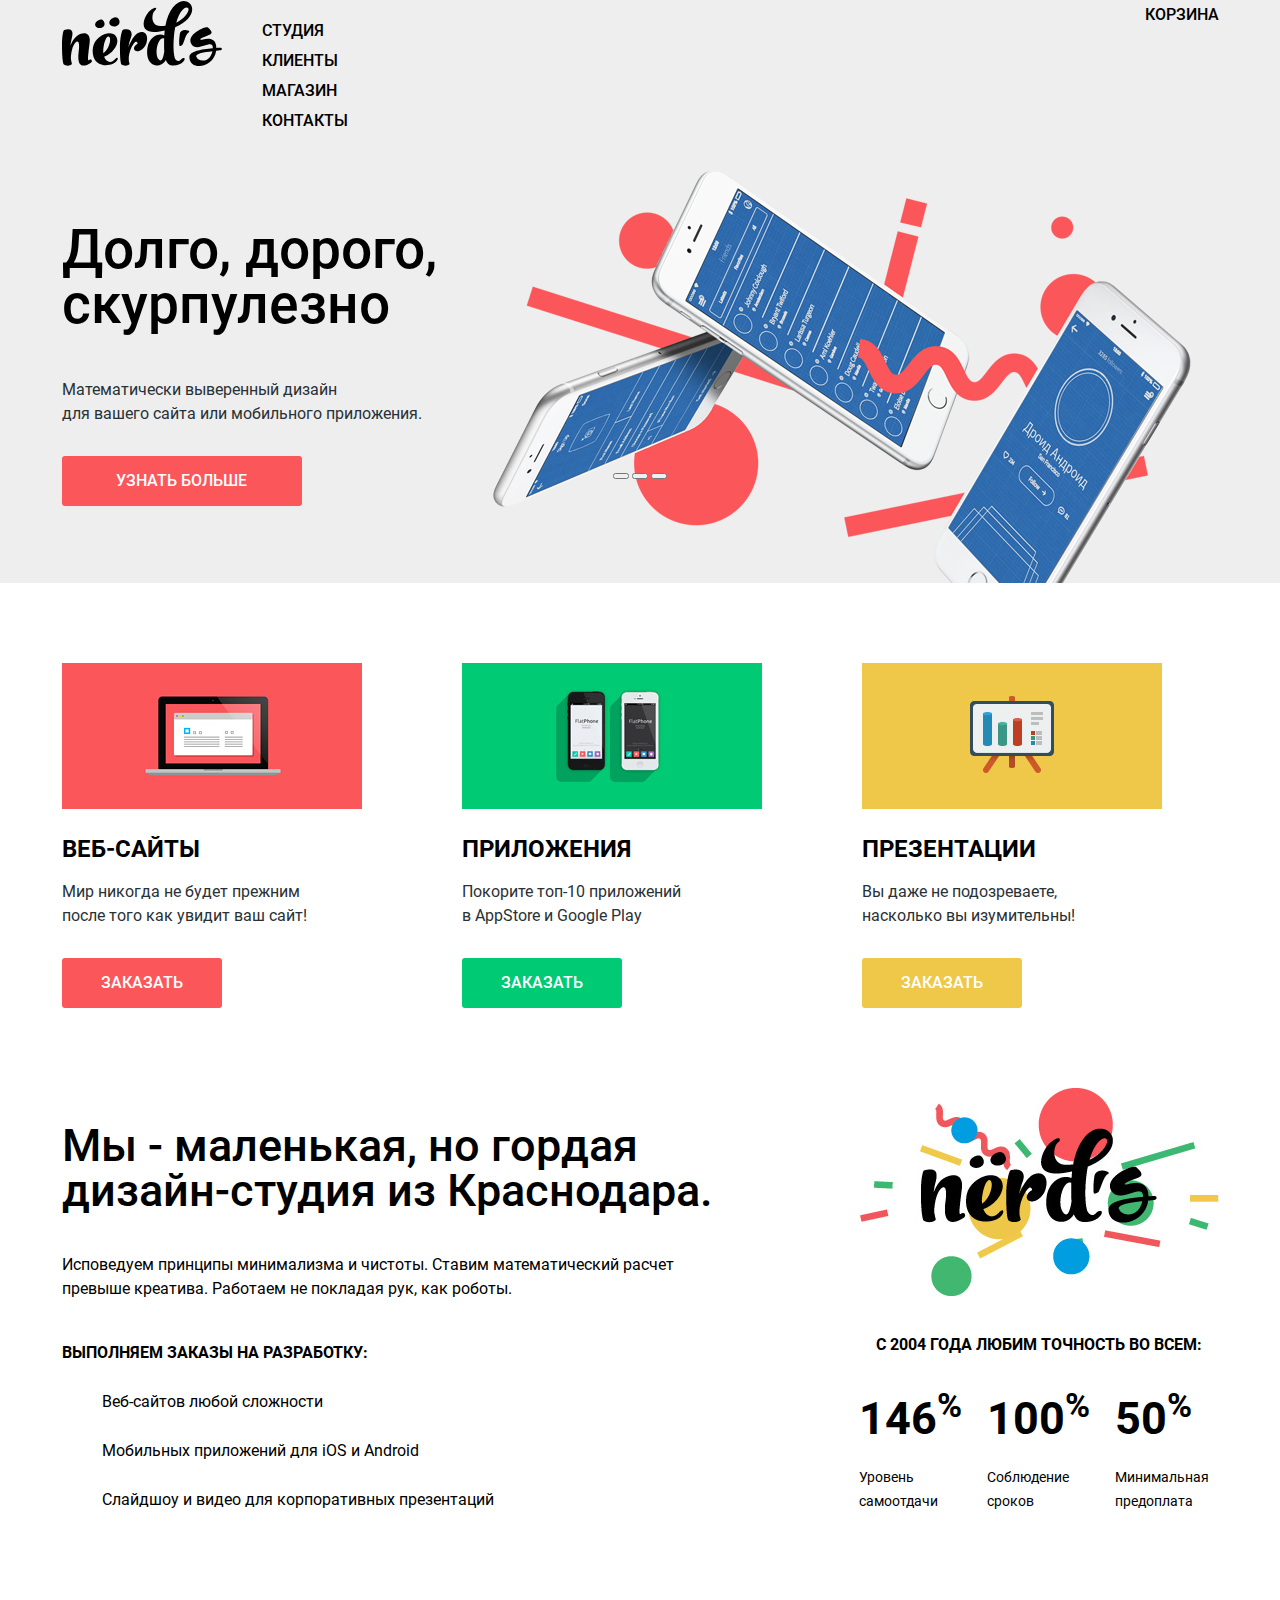
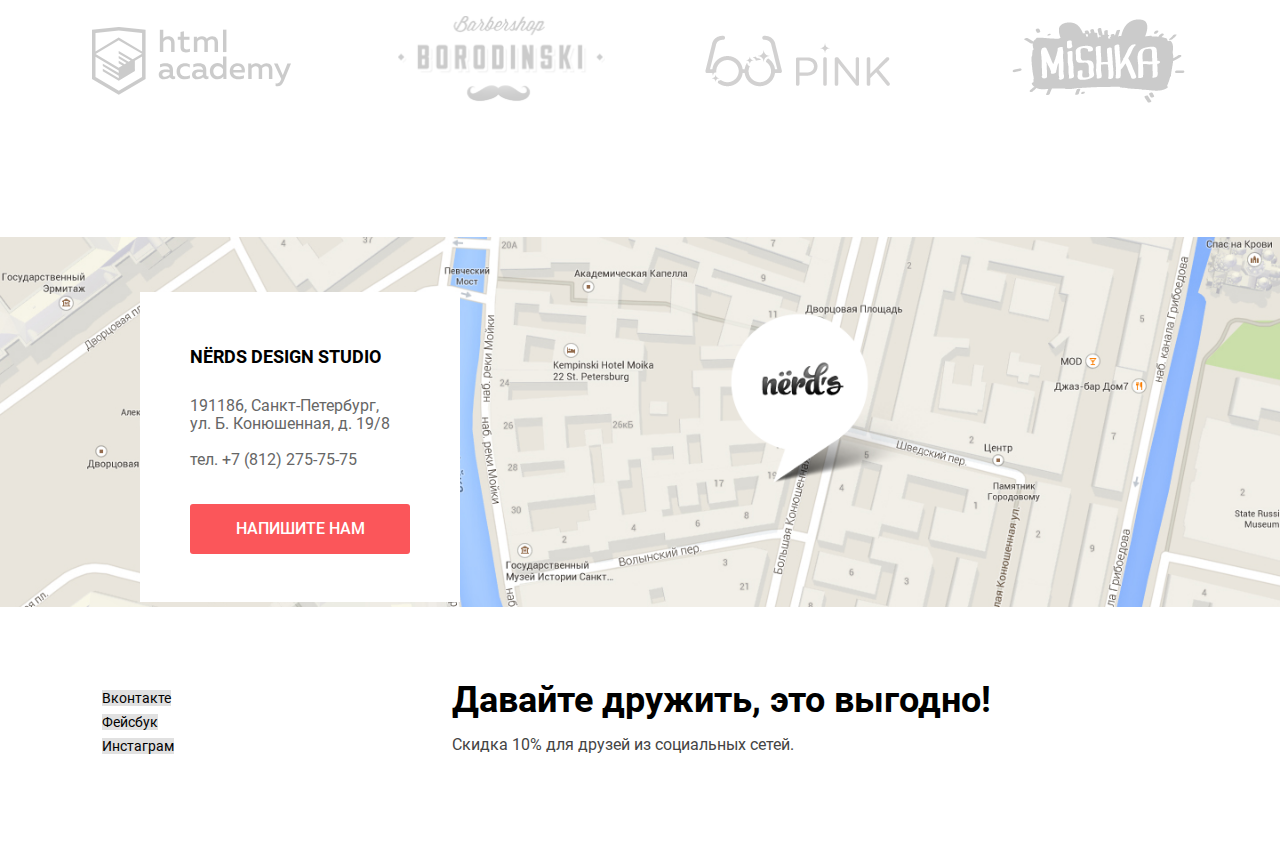
<file: index.html>
<!DOCTYPE html>
<html class="page" lang="ru">
  <head>
    <meta charset="utf-8">
    <title>HTML Academy: Нёрдс</title>
    <link rel="stylesheet" href="css/normalize.css">
    <link rel="stylesheet" href="css/style.css">

    <link rel="icon" href="img/favicon/favicon.ico">
    <link rel="icon" href="img/favicon/favicon.svg" type="image/svg+xml">
    <link rel="apple-touch-icon" href="img/favicon/apple.png">
<!--    <link rel="manifest" href="manifest.webmanifest">-->
  </head>
  <body class="page-body">
    <header class="main-header">
      <nav class="main-navigation">
          <a class="main-header-logo" href="index.html">
            <img src="img/content/nerds-logo.svg" width="160" height="66" alt="Логотип сайта Нёрдс">
          </a>
          <ul class="site-navigation">
            <li><a href="#">Студия</a></li>
            <li><a href="#">Клиенты</a></li>
            <li><a href="catalog.html">Магазин</a></li>
            <li><a href="#">Контакты</a></li>
          </ul>
          <div class="user-navigation">
            <a class="cart-link" href="#">Корзина</a>
          </div>
      </nav>
    </header>
    <main>
      <h1>Магазин готовых шаблонов</h1>
      <section class="slider">
        <div class="wrapper">
          <ul class="slider-list">
            <li class="slider-item first-slide">
              <h2>Долго, дорого,<br> скурпулезно</h2>
              <p>Математически выверенный дизайн<br> для вашего сайта или мобильного приложения.</p>
              <a class="button" href="#">Узнать больше</a>
            </li>
            <!-- <li class="slider-item second-slide">
              <h2>Любим математику<br> как никто другой</h2>
              <p>Никакого креатива, только математические формулы<br> для расчета идеальных пропорций</p>
              <a class="button" href="#">Узнать больше</a>
            </li>  -->
            <!-- <li class="slider-item third-slide">
              <h2>Только ночь,<br> только хардкор</h2>
              <p>Работать днем, как все? Мы против этого.<br> Ближе к полуночи работа только начинается.</p>
              <a class="button" href="#">Узнать больше</a>
            </li> -->
          </ul>
          <div class="slider-controls">
            <button type="button" aria-label="Первый слайд"></button>
            <button type="button" aria-label="Второй слайд"></button>
            <button type="button" aria-label="Третий слайд"></button>
          </div>
        </div>

      </section>
      <div class="wrapper">
        <section class="offers">
          <h2>Предложения</h2>
          <ul class="offers-list">
            <li class="offer-item">
              <img src="img/content/illustration-1.svg" width="300" height="146" alt="">
              <h3>Веб-сайты</h3>
              <p>Мир никогда не будет прежним<br> после того как увидит ваш сайт!</p>
              <a class="button" href="#">Заказать</a>
            </li>
            <li class="offer-item">
              <img src="img/content/illustration-2.svg" width="300" height="146" alt="">
              <h3>Приложения</h3>
              <p>Покорите топ-10 приложений<br> в AppStore и Google Play</p>
              <a class="button green-button" href="#">Заказать</a>
            </li>
            <li class="offer-item">
              <img src="img/content/illustration-3.svg" width="300" height="146" alt="">
              <h3>Презентации</h3>
              <p>Вы даже не подозреваете,<br> насколько вы изумительны!</p>
              <a class="button yellow-button" href="#">Заказать</a>
            </li>
          </ul>
        </section>
        <div class="about">
          <h2>О нас</h2>
          <section class="opportunities">
            <h3>Мы - маленькая, но гордая<br> дизайн-студия из Краснодара.</h3>
            <p>Исповедуем принципы минимализма и чистоты. Ставим математический расчет<br> превыше креатива. Работаем не покладая рук, как роботы.</p>
            <h4>Выполняем заказы на разработку:</h4>
            <ul class="opportunities-list">
              <li class="opportunitie-item">Веб-сайтов любой сложности</li>
              <li class="opportunitie-item">Мобильных приложений для iOS и Android</li>
              <li class="opportunitie-item">Слайдшоу и видео для корпоративных презентаций</li>
            </ul>
          </section>
          <section class="features">
            <img src="img/content/nerds-illustration1.png" width="360" height="208" alt="">
            <p>с 2004 года Любим точность во всем:</p>
            <ul class="features-list">
              <li class="feature-item">
                <span>146<sup>%</sup></span>
                <p>Уровень<br> самоотдачи</p>
              </li>
              <li class="feature-item">
                <span>100<sup>%</sup></span>
                <p>Соблюдение<br> сроков</p>
              </li>
              <li class="feature-item">
                <span>50<sup>%</sup></span>
                <p>Минимальная<br> предоплата</p>
              </li>
            </ul>
          </section>
        </div>
        <section class="works">
          <h2>Наши работы</h2>
          <ul class="works-list">
            <li class="work-item">
              <a href="https://htmlacademy.ru/intensive/htmlcss"><img src="img/content/htmlacademy.svg" width="199" height="68" alt="Сайт 'HTMLAcademy'"></a>
            </li>
            <li class="work-item">
              <a href="#"><img src="img/content/borodinski.svg" width="209" height="90" alt="Сайт 'Барбершоп бородински'"></a>
            </li>
            <li class="work-item">
              <a href="#"><img src="img/content/pink.svg" width="185" height="52" alt="Сайе 'Pink'"></a>
            </li>
            <li class="work-item">
              <a href="#"><img src="img/content/mishka.svg" width="173" height="84" alt="Сайт 'Mishka'"></a>
            </li>
          </ul>
        </section>
      </div>
    </main>
    <footer class="main-footer">
      <section class="footer-location">
        <h2>Как нас найти?</h2>
        <img src="img/content/map.png" width="1440" height="416" alt="Наше расположение на карте">
        <div class="footer-contacts">
          <h3>NЁRDS DESIGN STUDIO</h3>
          <p>191186, Санкт-Петербург,<br> ул. Б. Конюшенная, д. 19/8 <br><br> тел. 
            <a class="footer-phone" href="tel:+78122757575"> +7 (812) 275-75-75</a></p>
          <a class="write-us-button button" href="#">Напишите нам</a>
        </div>
      </section>
      <div class="container wrapper">
        <section class="footer-social">
          <h2>Социальные сети</h2>
          <ul class="social-list">
            <li><a class="social-button" href="#">Вконтакте</a></li>
            <li><a class="social-button" href="#">Фейсбук</a></li>
            <li><a class="social-button" href="#">Инстаграм</a></li>
          </ul>
        </section>
        <section class="lets-friend">
          <h2>Давайте дружить, это выгодно!</h2>
          <p>Скидка 10% для друзей из социальных сетей.</p>
        </section>
      </div>
      
    </footer>

    <section class="modal">
      <h2 class="modal-description">Напишите нам</h2>
      <form class="feedback-form" action="https://echo.htmlacademy.ru" method="post">
        <p>
          <label for="fullname">Ваше имя:</label>
          <input class="name-user" type="text" id="fullname" name="fullname" placeholder="Имя Фамилия">
        </p>
        <p>
          <label for="email">Ваш email:</label>
          <input class="email-user" type="email" id="email" name="email" placeholder="email@example.com">
        </p>
        <p>
          <label for="text">Текст письма:</label>
          <textarea class="text-user" name="text" id="text" cols="15" rows="10" placeholder="В свободной форме"></textarea>
        </p>
        <button class="button" type="submit">Отправить</button>
      </form>
      <button type="button">Закрыть</button>
    </section>
  </body>
</html>
</file>
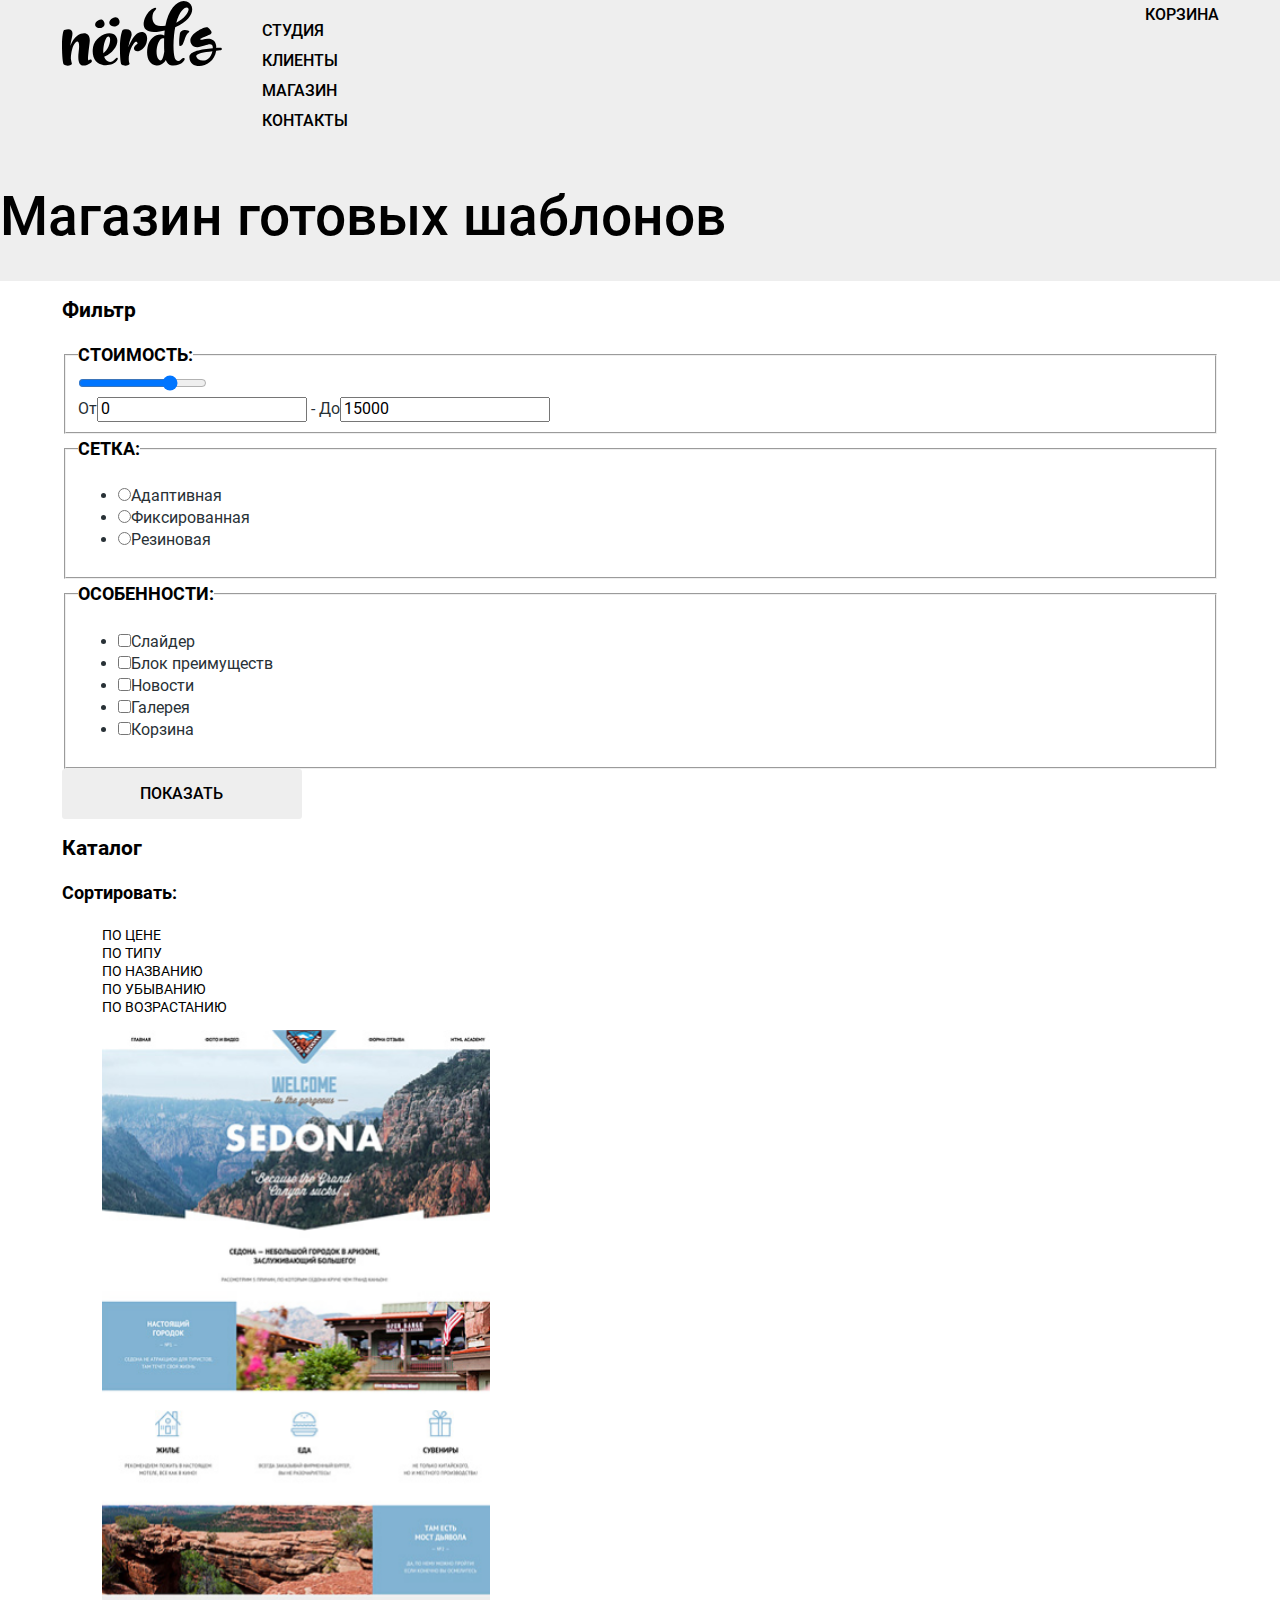
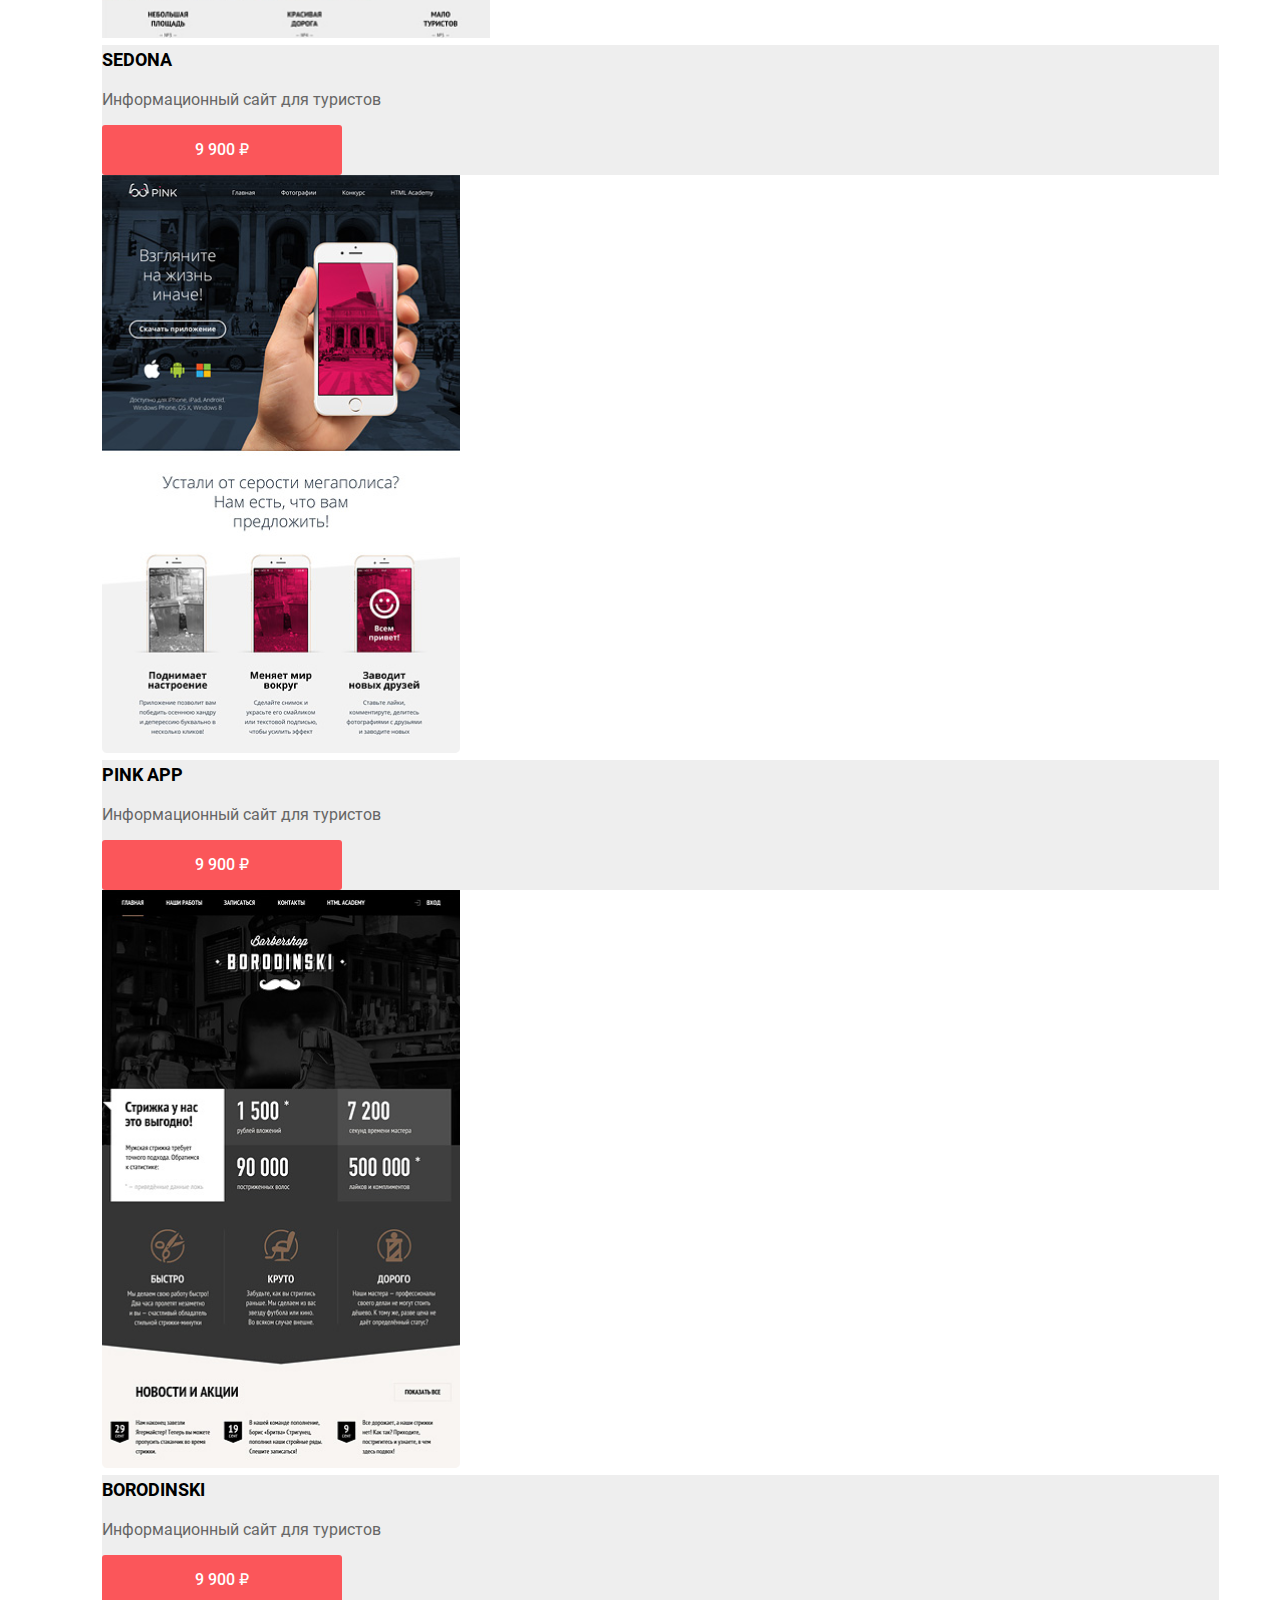
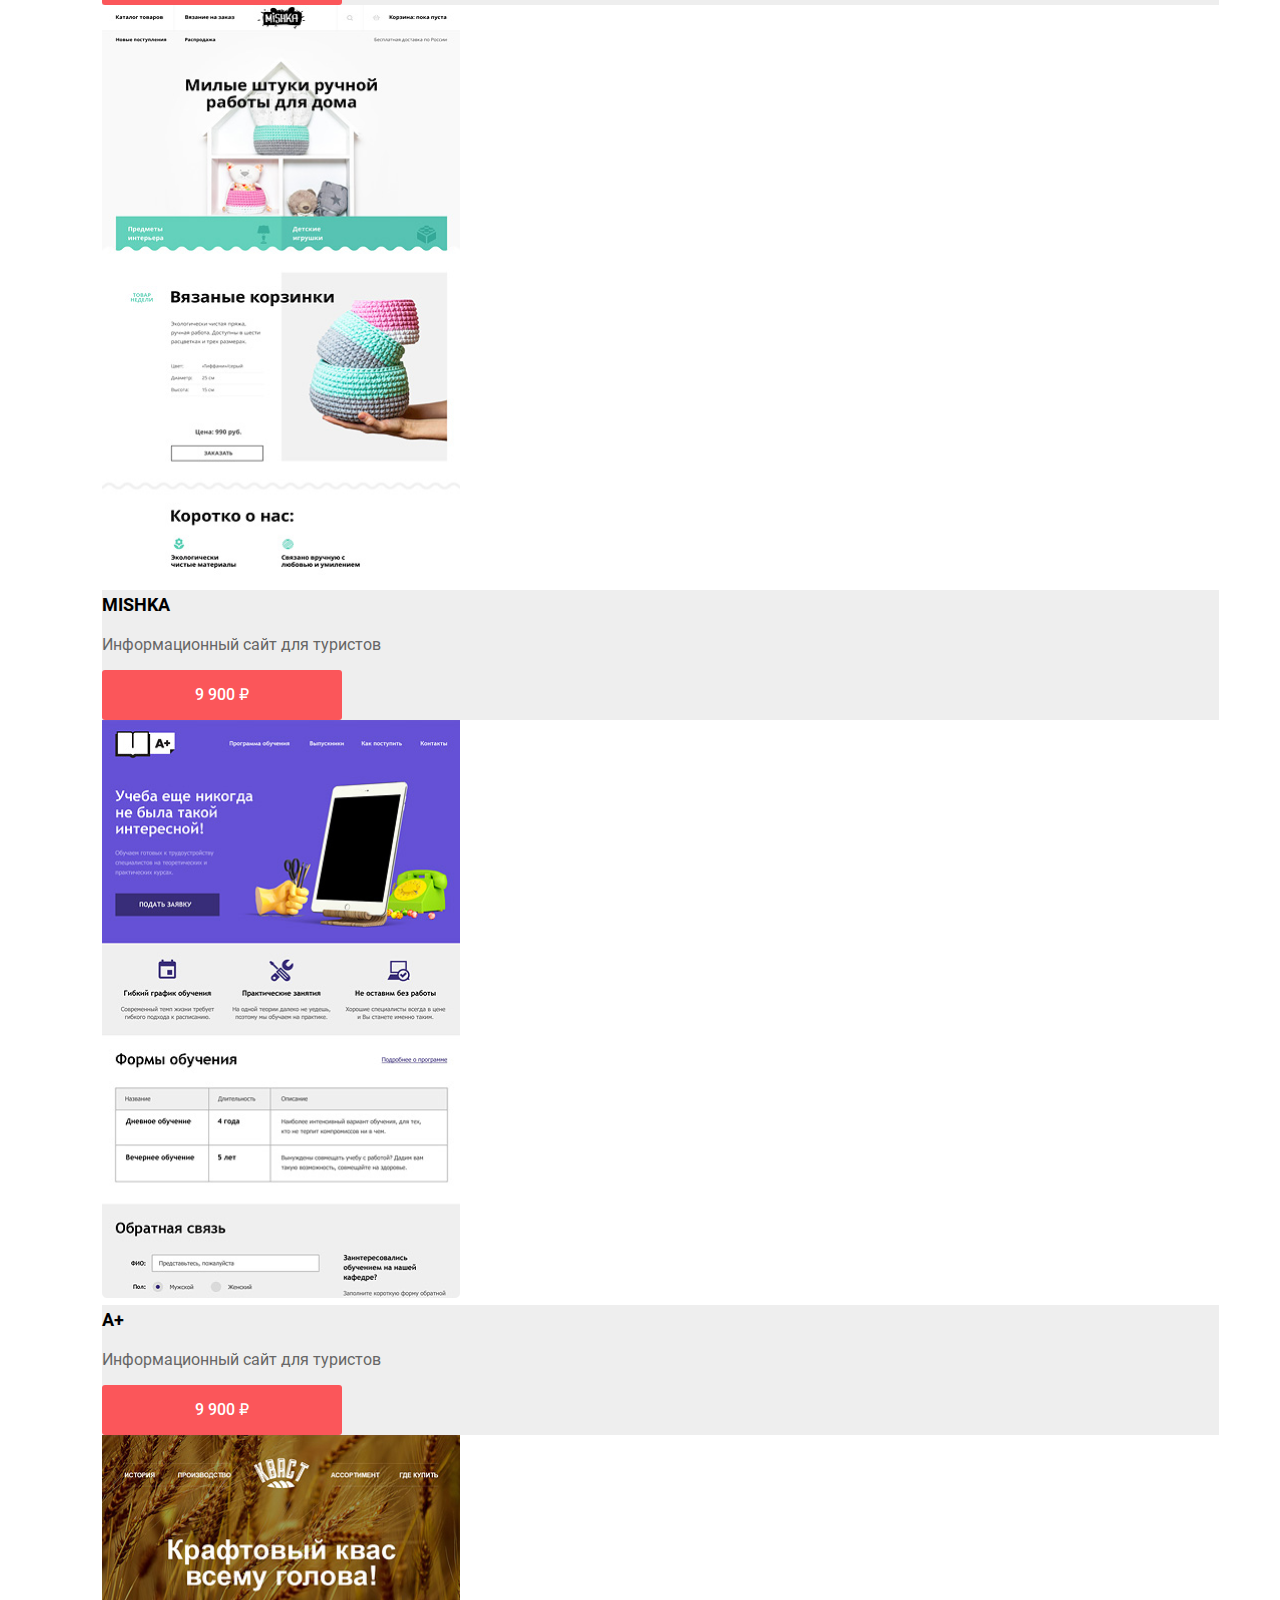
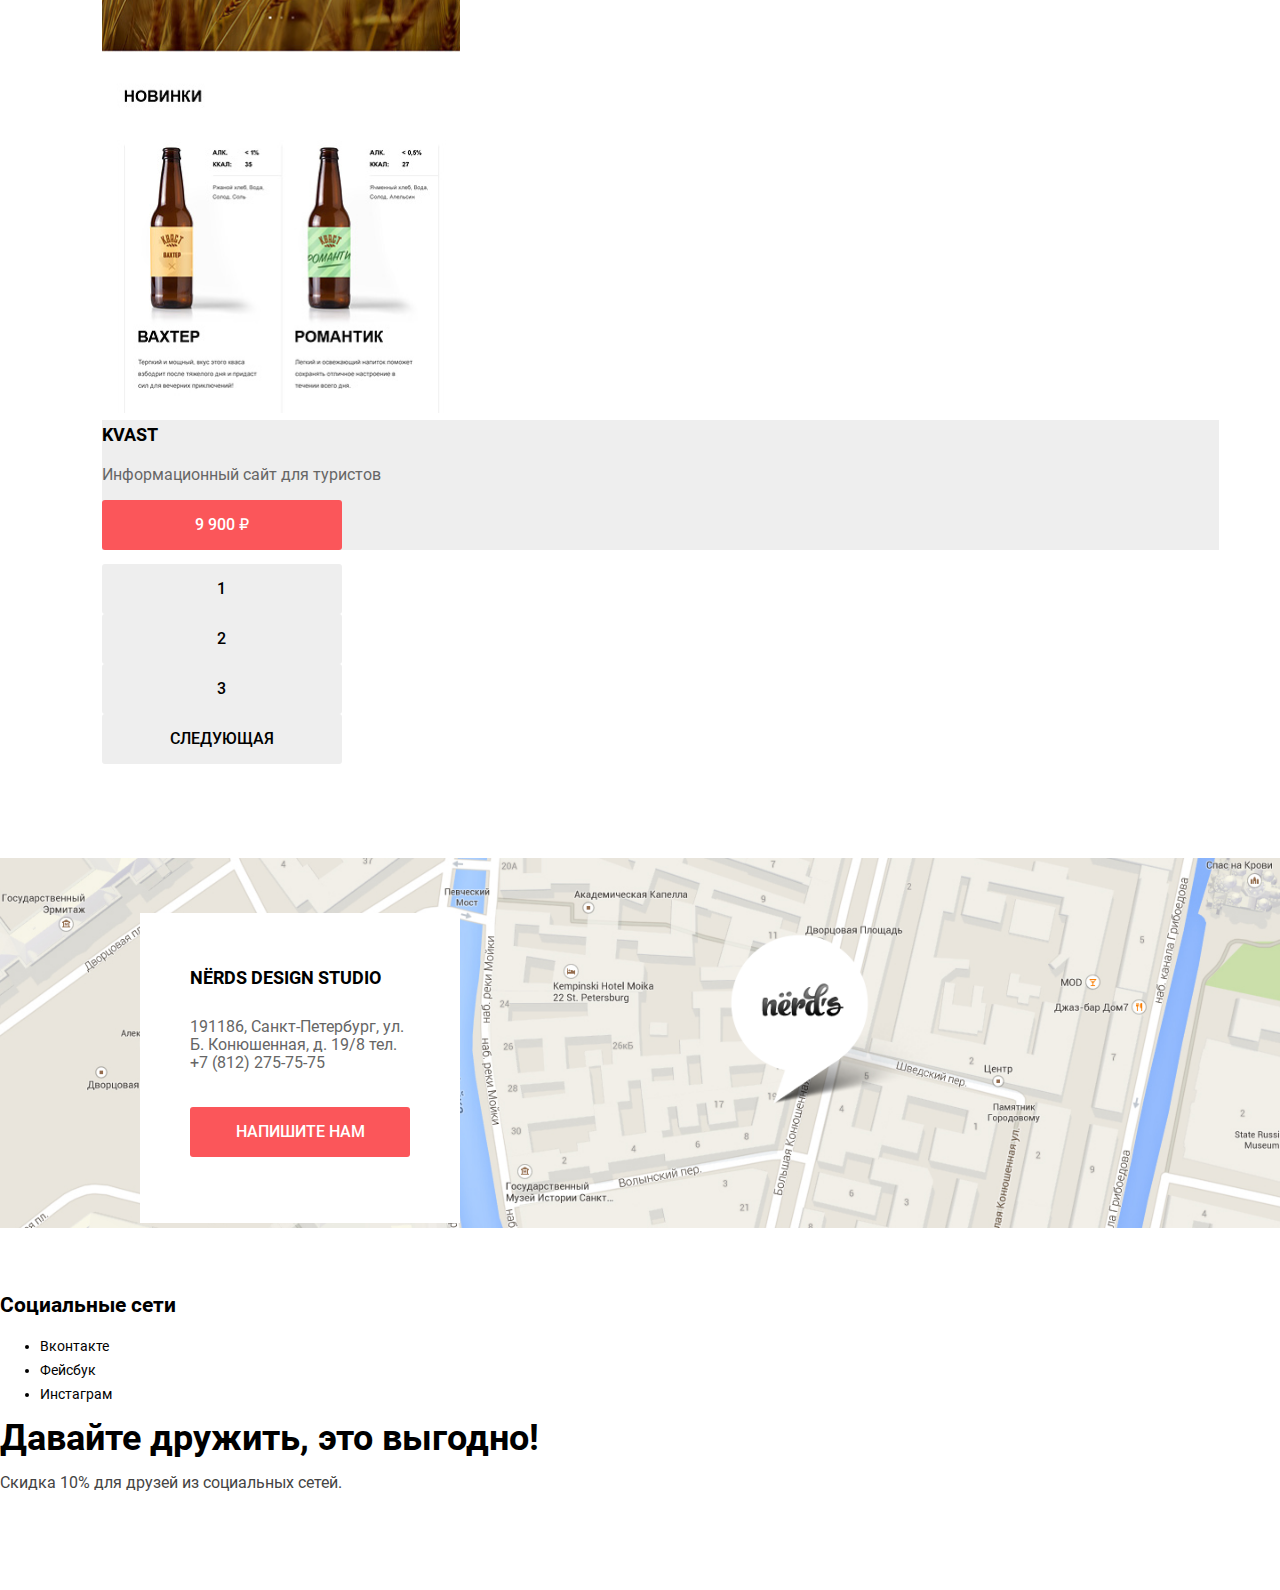
<file: catalog.html>
<!DOCTYPE html>
<html class="page inner-page" lang="en">
<head>
  <meta charset="UTF-8">
  <title>Каталог</title>
  <link rel="stylesheet" href="css/normalize.css">
  <link rel="stylesheet" href="css/style.css">

  <link rel="icon" href="img/favicon/favicon.ico">
  <link rel="icon" href="img/favicon/favicon.svg" type="image/svg+xml">
  <link rel="apple-touch-icon" href="img/favicon/apple.png">
  <link rel="manifest" href="manifest.webmanifest">
</head>
<body class="page-body">
  <header class="main-header">
    <nav class="main-navigation">
      <a class="main-header-logo" href="index.html">
        <img src="img/content/nerds-logo.svg" width="160" height="66" alt="Логотип сайта Нёрдс">
      </a>
      <ul class="site-navigation">
        <li><a href="#">Студия</a></li>
        <li><a href="#">Клиенты</a></li>
        <li><a href="#">Магазин</a></li>
        <li><a href="#">Контакты</a></li>
      </ul>
      <a class="cart-link" href="#">Корзина</a>
    </nav>
    <h1>Магазин готовых шаблонов</h1>
  </header>
  <main class="wrapper">
    <section class="filter">
      <h2>Фильтр</h2>
      <form action="https://echo.htmlacademy.ru/" method="post">
        <fieldset>
          <legend>Стоимость:</legend>
          <input type="range" id="cost-range" min="0" max="20000" step="500" value="15000"><br>
          <label>От<input type="text" name="min-cost" value="0"> <span>-</span></label>
          <label>До<input type="text" name="max-cost" value="15000"></label>
        </fieldset>
        <fieldset >
          <legend>Сетка:</legend>
          <ul>
            <li><label><input type="radio" name="grid-radio" id="grid" value="adaptive">Адаптивная</label></li>
            <li><label><input type="radio" name="grid-radio" value="fixed">Фиксированная</label></li>
            <li><label><input type="radio" name="grid-radio" value="rubber">Резиновая</label></li>
          </ul>
        </fieldset>
        <fieldset>
          <legend>Особенности:</legend>
          <ul>
            <li><label><input type="checkbox" id="features" value="slider">Слайдер</label></li>
            <li><label><input type="checkbox" value="features-block">Блок преимуществ</label></li>
            <li><label><input type="checkbox" value="news">Новости</label></li>
            <li><label><input type="checkbox" value="Gallery">Галерея</label></li>
            <li><label><input type="checkbox" value="cart">Корзина</label></li>
          </ul>
        </fieldset>
        <button class="button filter-button" type="submit">Показать</button>
      </form>
    </section>
    <section class="catalog">
      <h2>Каталог</h2>
      <div class="sort">
        <h3>Сортировать:</h3>
        <ul class="sort-list">
          <li class="sort-item" ><a href="#">По цене</a></li>
          <li class="sort-item" ><a href="#">По типу</a></li>
          <li class="sort-item" ><a href="#">По названию</a></li>
          <li class="sort-item" ><a href="#">По убыванию</a></li>
          <li class="sort-item" ><a href="#">По возрастанию</a></li>
        </ul>
      </div>
      <ul class="goods-list">
        <li class="goods-item">
          <img src="img/preview-sedona.png" width="388" height="607" alt="Сайт 'Седона'">
          <div class="goods-info-panel">
            <a href="#">Sedona</a>
            <p>Информационный сайт для туристов</p>
            <a class="button" href="#">9 900 ₽</a>
          </div>
        </li>
        <li class="goods-item">
          <img src="img/preview-pink.png" width="358" height="578" alt="Сайт 'Пинк'">
          <div class="goods-info-panel">
            <a href="#">Pink app</a>
            <p>Информационный сайт для туристов</p>
            <a class="button" href="#">9 900 ₽</a>
          </div>
        </li>
        <li class="goods-item">
          <img src="img/preview-borodinski.png" width="358" height="578" alt="Сайт 'Бородинский'">
          <div class="goods-info-panel">
            <a href="#">Borodinski</a>
            <p>Информационный сайт для туристов</p>
            <a class="button" href="#">9 900 ₽</a>
          </div>
        </li>
        <li class="goods-item">
          <img src="img/preview-mishka.png" width="358" height="578" alt="Сайт 'Мишка'">
          <div class="goods-info-panel">
            <a href="#">Mishka</a>
            <p>Информационный сайт для туристов</p>
            <a class="button" href="#">9 900 ₽</a>
          </div>
        </li>
        <li class="goods-item">
          <img src="img/preview-A+.png" width="358" height="578" alt="Сайт 'A+'">
          <div class="goods-info-panel">
            <a href="#">A+</a>
            <p>Информационный сайт для туристов</p>
            <a class="button" href="#">9 900 ₽</a>
          </div>
        </li>
        <li class="goods-item">
          <img src="img/preview-kvast.png" width="358" height="578" alt="Сайт 'Кваст'">
          <div class="goods-info-panel">
            <a href="#">Kvast</a>
            <p>Информационный сайт для туристов</p>
            <a class="button" href="#">9 900 ₽</a>
          </div>
        </li>
      </ul>
      <ul class="control-panel">
        <li class="control-item"><a class="button control-button" href="#">1</a></li>
        <li class="control-item"><a class="button control-button" href="#">2</a></li>
        <li class="control-item"><a class="button control-button" href="#">3</a></li>
        <li class="control-item"><a class="button control-button" href="#">Следующая</a></li>
      </ul>
    </section>
  </main>
  <footer class="main-footer">
    <section class="footer-location">
      <h2>Как нас найти?</h2>
      <img src="img/content/map.png" width="1440" height="416" alt="">
      <div class="footer-contacts">
        <h3>NЁRDS DESIGN STUDIO</h3>
        <p>191186, Санкт-Петербург, ул. Б. Конюшенная, д. 19/8 тел. <a class="footer-phone" href="tel:+78122757575"> +7 (812) 275-75-75</a></p>
        <a class="write-us-button button" href="#">Напишите нам</a>
      </div>
    </section>
    <section class="footer-soc">
      <h2>Социальные сети</h2>
      <ul class="soc-list">
        <li><a class="soc-button" href="#">Вконтакте</a></li>
        <li><a class="soc-button" href="#">Фейсбук</a></li>
        <li><a class="soc-button" href="#">Инстаграм</a></li>
      </ul>
    </section>
    <section class="lets-friend">
      <h2>Давайте дружить, это выгодно!</h2>
      <p>Скидка 10% для друзей из социальных сетей.</p>
    </section>
  </footer>
</body>
</html>
</file>
<file: css/style.css>
@font-face {
  font-family: Roboto;
  src: url("../fonts/roboto.woff2") format("woff2"),
    url("../fonts/roboto.woff") format("woff") ;
  font-weight: 400;
  font-style: normal;
}

@font-face {
  font-family: Roboto;
  src: url("../fonts/robotobold.woff2") format("woff2"),
    url("../fonts/robotobold.woff") format("woff");
  font-weight: 700;
  font-style: normal;
}

@font-face {
  font-family: Roboto;
  src: url("../fonts/robotomedium.woff2") format("woff2"),
    url("../fonts/robotomedium.woff") format("woff");
  font-weight: 500;
  font-style: normal;
}

:root {
  --basic-black:         #000000;
  --transparent-black:   rgba(0,0,0,0.3);
  --basic-white:         #ffffff;
  --transparent-white:   rgba(255,255,255,0.3);
  --basic-neutral:       #e1e1e1;

  --color-grey-lightest: #eeeeee;
  --color-grey-lighten:  #DFDFDF;
  --color-grey-light:    #D5D5D5;
  --color-grey:          #666666;
  --color-grey-dark:     #4D4D4D;
  --color-grey-darken:   #444444;
  --color-grey-darkest:  #283136;

  --color-red-light:     #FB565A;
  --color-red:           #E74246;
  --color-red-dark:      #D7373B;

  --color-green-light:   #00CA74;
  --color-green:         #00BC6C;
  --color-green-dark:    #00AA62;

  --color-yellow-light:  #EFC849;
  --color-yellow:        #EAB534;
  --color-yellow-dark:   #E5A722;


}

.page {
  height: 100%;
}
.page-body {
  min-width: 960px;
  margin: 0;
  padding: 0;
  font-family: Roboto, Arial, sans-serif;
  font-size: 14px;
  line-height: 24px;
  font-weight: 400;
  font-style: normal;
  color: var(--basic-black);
  background-color: var(--basic-white);

  min-height: 100%;
  display: grid;
  grid-template-rows: min-content 1fr min-content;
}
a {
  text-decoration: none;
  color: var(--basic-black);
}
img {
  max-width: 100%;
  height: auto;
}
.button {
  text-transform: uppercase;
  font-weight: 500;
  font-size: 16px;
  line-height: 18px;
  color: var(--basic-white);
  background-color: var(--color-red-light);
  width: 240px;
  height: 50px;
  display: grid;
  align-content: center;
  text-align: center;
  border-radius: 3px;
}
.button:hover {
  background-color: var(--color-red);
}
.button:active {
  background-color: var(--color-red-dark);
}
.button:active {
  color: var(--transparent-white);
}


/* Wrapper*/
.wrapper {
  width: 1157px;
  margin: 0 auto;

}
/* Header */
.main-header {
  background-color: var(--color-grey-lightest);
  margin: 0;
}
.main-header h1 {
  font-weight: 500;
  font-size: 55px;
  line-height: 55px;
}
.main-navigation {
  display: grid;
  grid-template-columns: 160px 1fr min-content;
  width: 1157px;
  margin: 0 auto;
  padding: 0;
  font-weight: 500;
  font-size: 16px;
  line-height: 30px;
  color: var(--basic-black);
  background-color: transparent;
  text-transform: uppercase;
}

.main-header-logo:hover {
  opacity: 70%;
}
.main-header-logo:active {
  opacity: 30%;
}
.site-navigation {
  list-style: none;
}
.site-navigation a,
.cart-link{
  color: var(--basic-black);
}
.site-navigation a:hover,
.cart-link:hover {
  color: var(--color-red-light);
}
.site-navigation a:active,
.cart-link:active {
  color: var(--basic-black);
  opacity: 30%;
}


/*Main*/
main>h1 {
  display: none;
}
.slider {
  margin-bottom: 80px;
  padding: 0;
  background-color: var(--color-grey-lightest);
}
.slider .wrapper {
  display: grid;
}
.slider-controls {
  grid-area: 1/1/1/1;
  text-align: center;
  align-self: end;
  margin-bottom: 100px;
}
.slider-list {
  grid-area: 1/1/1/1;
  list-style: none;
  margin: 0;
  padding: 0;
}
.slider-item {
  height: 431px;
  display: grid;
  grid-template-columns: 1fr min-content;
  grid-template-rows: repeat(3, min-content);
}
.slider-item h2 {
  grid-area: 1/1/2/2;
  margin-top: 70px;
  margin-bottom: 30px;
  font-weight: 500;
  font-size: 55px;
  line-height: 55px;
}
.slider-item p {
  margin-bottom: 30px;
  grid-area: 2/1/3/2;
  font-size: 16px;
  line-height: 24px;
  color: var(--color-grey-darkest);
}
.slider a {
  grid-area: 3/1/3/2;
}
.first-slide {
  background: url("../img/content/nerds-index-slide1.png") no-repeat top right;
}
.second-slide {
  background: url("../img/content/nerds-index-slide2.png") no-repeat top right;
}
.third-slide {
  background: url("../img/content/nerds-index-slide3.png") no-repeat top right;
}

.offers>h2 {
  display: none;
}
.offers {
  margin-bottom: 80px;
}
.offers-list {
  list-style: none;
  margin: 0;
  padding: 0;
  display: grid;
  grid-template-columns: repeat(3, 300px);
  gap: 100px;
}
.offer-item {
  display: grid;
  grid-template-rows: repeat(4, min-content);
}
.offer-item .button {
  width: 160px;
}
.offer-item h3{
  text-transform: uppercase;
  font-weight: 700;
  font-size: 24px;
  line-height: 30px;
  margin: 25px 0 0 0;
}
.offer-item p {
  font-size: 16px;
  line-height: 24px;
  color: var(--color-grey-darkest);
  margin-bottom: 30px;
}
.green-button{
  background-color: var(--color-green-light);
}
.green-button:hover{
  background-color: var(--color-green);
}
.green-button:active{
  background-color: var(--color-green-dark);
}
.yellow-button{
  background-color: var(--color-yellow-light);
}
.yellow-button:hover {
  background-color: var(--color-yellow);
}
.yellow-button:active {
  background-color: var(--color-yellow-dark);
}

.about {
  display: grid;
  grid-template-columns: 1fr 360px;
  margin: 0 0 75px 0;
  padding: 0;
}
.about h2 {
  display: none;
}

.opportunities {
  font-size: 16px;
  line-height: 24px;
  padding: 0;
}
.opportunities h3 {
  font-weight: 500;
  font-size: 45px;
  line-height: 45px;
  margin: 35px 0 40px 0;
}
.opportunities h4 {
  text-transform: uppercase;
  font-weight: 700;
  margin: 40px 0 25px 0;
}
.opportunities-list {
  list-style: none;
  margin: 0;
}
.opportunitie-item {
  margin-top: 25px;
}

.features {
  padding: 0;
}
.features>p{
  text-transform: uppercase;
  font-weight: 700;
  font-size: 16px;
  line-height: 24px;
  text-align: center;
  margin: 30px 0;
}
.features-list {
  display: grid;
  gap: 25px;
  grid-template-columns: repeat(3, 1fr);
  list-style: none;
  padding: 0;
}
.feature-item span{
  font-weight: 700;
  font-size: 45px;
  line-height: 64px;
  margin: 0 0 10px 0;
}

.works {
  margin-bottom: 45px;
}
.works h2{
  display: none;
}
.works-list {
  margin: 0;
  padding: 0 0 0 30px;
  list-style: none;
  display: grid;
  grid-template-columns: repeat(4, 1fr);
  gap: 100px;
  align-content: center;
  align-items: center;
}
.work-item {
  opacity: 20%;
}
.work-item:hover {
  opacity: 100%;
}
.work-item:active {
  opacity: 10%;
}


/* Footer */
.main-footer {
  margin: 80px auto;
}

.footer-location {
  display: grid;
  grid-template-columns: 1fr;
  grid-template-rows: 1fr;
  margin-bottom: 65px;
}
.footer-location h2{
  display: none;
}
.footer-location img {
  grid-area: 1/1/-1/-1;
}


.footer-contacts p>a {
  margin-top: 15px;
}
.footer-contacts {
  grid-area: 1/1/1/1;
  box-sizing: border-box;
  width: 320px;
  height: 310px;
  margin: 55px 0 0 140px;
  padding: 50px;
  background-color: var(--basic-white);
}
.footer-contacts .button {
  width: 220px;
}
.footer-contacts h3 {
  box-sizing: border-box;
  font-weight: 700;
  font-size: 18px;
  line-height: 30px;
  margin: 0;
}
.footer-contacts p {
  margin: 25px 0 35px 0;
}
.footer-contacts p, .footer-contacts p>a {
  font-size: 16px;
  line-height: 18px;
  color: var(--color-grey);
}
.container {
  display: grid;
  grid-template-columns:  250px 1fr;
  gap: 140px;
}
.footer-social h2 {
  display: none;
}
.lets-friend {
  padding: 0;
}
.lets-friend h2 {
  margin: 10px 0 0 0;
}

.social-list {
  list-style: none;
}
.social-list a {
  background-color: var(--basic-neutral);
}
.social-list a:hover {
  background-color: var(--color-red);
}
.social-list a:active{
  background-color: var(--color-red-dark);
}


.lets-friend h2{
  font-weight: 700;
  font-size: 36px;
  line-height: 36px;
}
.lets-friend p {
  font-size: 16px;
  line-height: 22px;
  color: var(--color-grey-darken);
}


.filter fieldset {
  font-size: 16px;
  line-height: 22px;
  color: var(--color-grey-darkest);
}

.filter legend {
  font-weight: 700;
  font-size: 18px;
  line-height: 30px;
  color: var(--basic-black);
  text-transform: uppercase;
}
.filter-button {
  background-color: var(--color-grey-lightest);
  color: var(--basic-black);
  border: 0;
  outline: none;
}
.filter-button:hover {
  background-color: var(--color-grey-lighten);
  color: var(--basic-black);
}
.filter-button:active {
  background-color: var(--color-grey-light);
  color: var(--transparent-black);
}


.sort-list {
  list-style: none;
  text-transform: uppercase;
}
.catalog h3 {
  font-weight: 700;
  font-size: 18px;
  line-height: 30px;
  color: var(--basic-black);
}
.sort-item {
  font-size: 14px;
  line-height: 18px;
}
.sort-item:hover {
  opacity: 60%;
}
.sort-item:active {
  opacity: 100%;
}


.goods-list {
  list-style: none;
}
.goods-info-panel {
  background-color: var(--color-grey-lightest);
}
.goods-info-panel a:not(.button) {
  text-transform: uppercase;
  font-weight: 700;
  font-size: 18px;
  line-height: 30px;
}
.goods-info-panel a:not(.button):hover {
  color: var(--color-red-light);
}
.goods-info-panel a:not(.button):active {
  color: var(--basic-black);
  opacity: 30%;
}
.goods-info-panel p {
  font-size: 16px;
  line-height: 18px;
  color: var(--color-grey);
}


.control-panel {
  list-style: none;
}
.control-button {
  background-color: var(--color-grey-lightest);
  color: var(--basic-black);
  border: none;
}
.control-button:hover {
  background-color: var(--color-grey-lighten);
  color: var(--basic-black);
}
.control-button:active {
  background-color: var(--color-grey-light);
  color: var(--transparent-black);
}

.modal {
  display: none;
}
</file>
